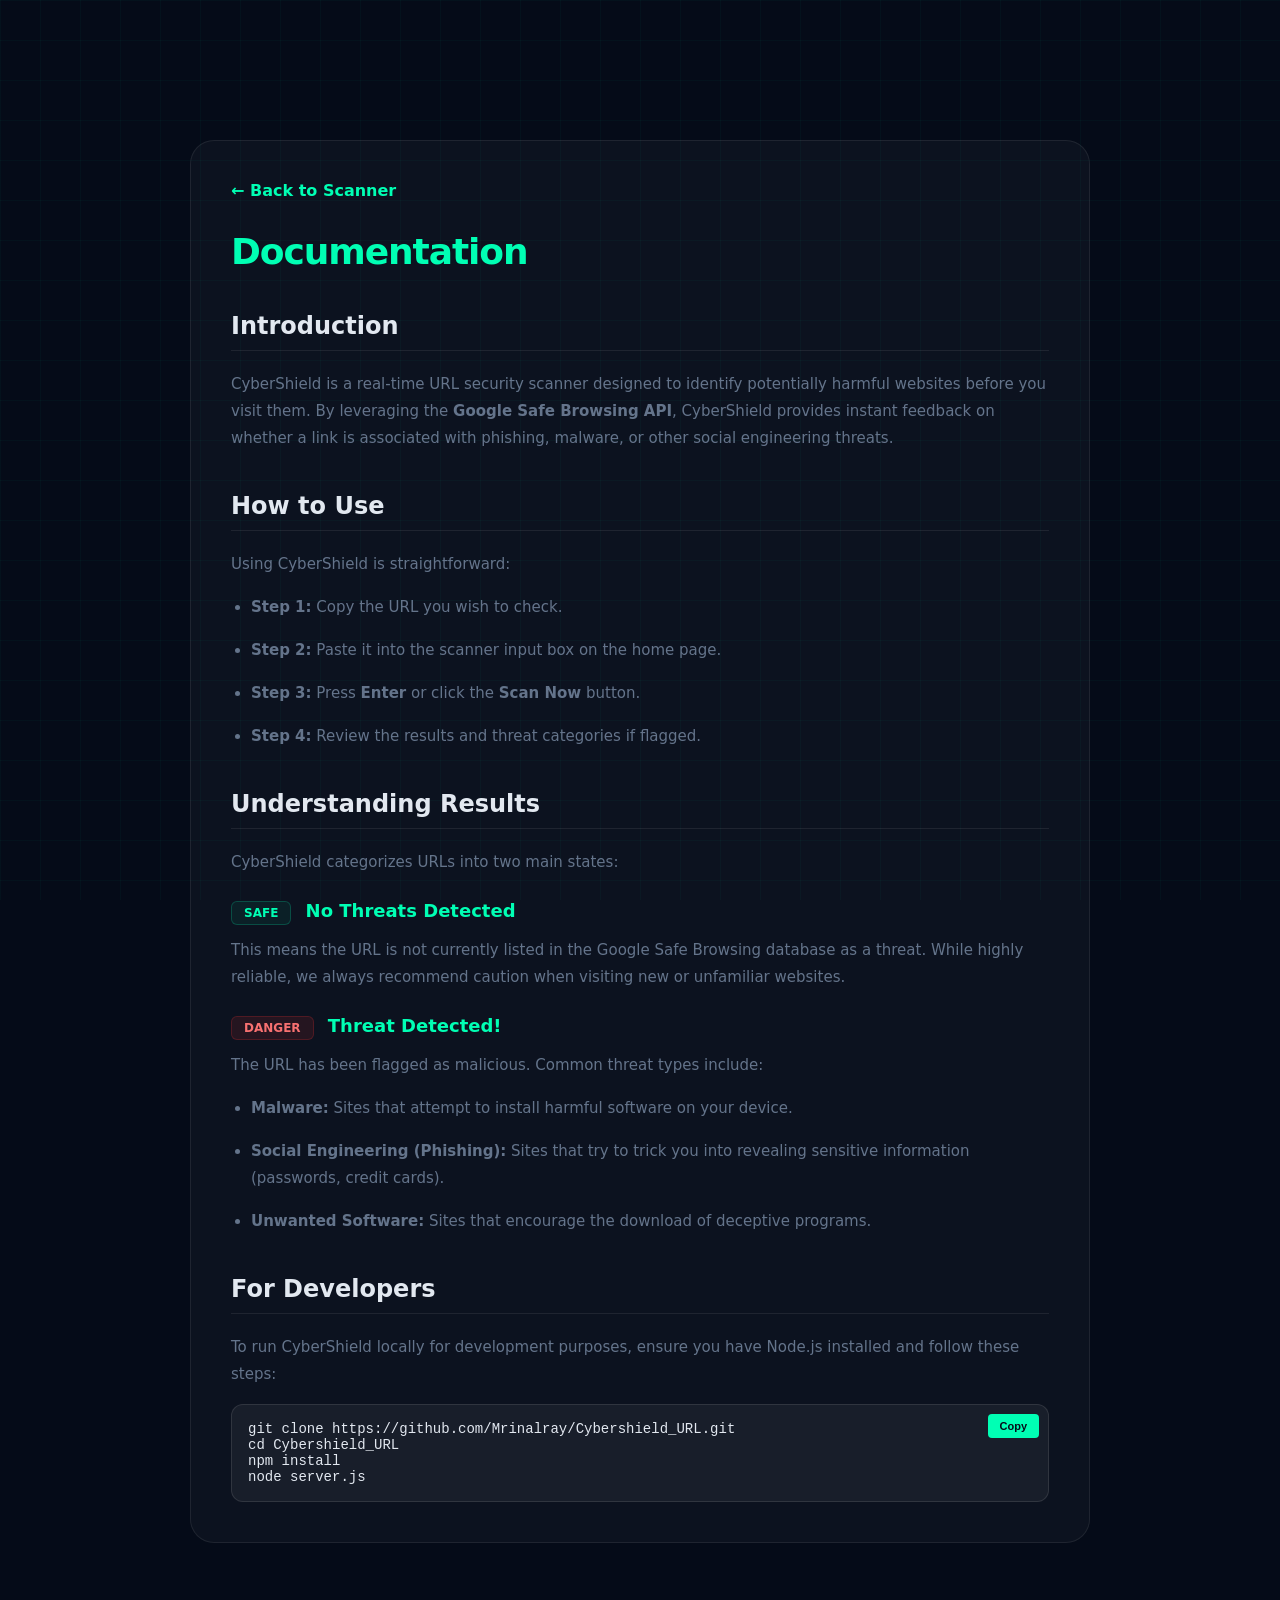
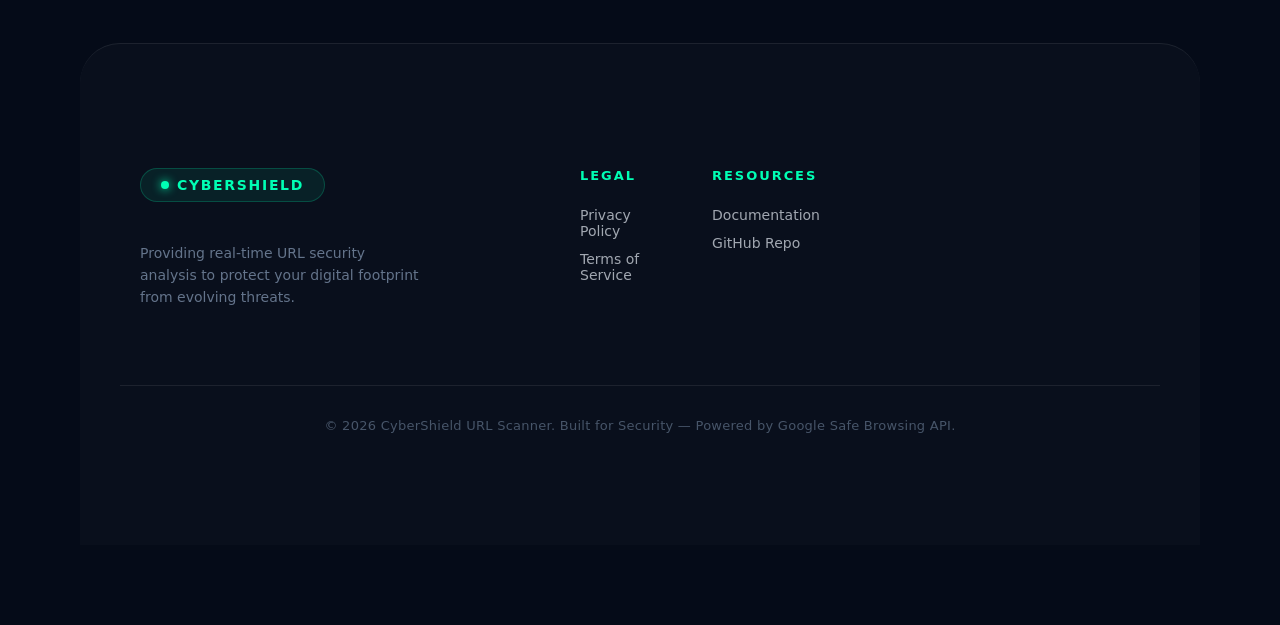
<file: docs.html>
<!DOCTYPE html>
<html lang="en">
<head>
  <meta charset="UTF-8">
  <meta name="viewport" content="width=device-width, initial-scale=1.0">
  <title>Documentation — CyberShield</title>
  <link rel="stylesheet" href="style.css">
  <style>
    .docs-container {
      max-width: 900px;
      margin: 80px auto;
      padding: 40px;
      background: var(--card-bg);
      border: 1px solid var(--card-border);
      border-radius: 24px;
    }
    h1 { color: var(--accent-1); margin-bottom: 32px; font-size: 36px; }
    h2 { color: var(--text-color); margin-top: 40px; margin-bottom: 20px; border-bottom: 1px solid var(--card-border); padding-bottom: 10px; }
    h3 { color: var(--accent-1); margin-top: 24px; margin-bottom: 12px; font-size: 18px; }
    p, li { color: var(--subtitle-color); line-height: 1.8; margin-bottom: 16px; font-size: 15px; }
    ul { padding-left: 20px; }
    .back-link { 
      display: inline-block; 
      margin-bottom: 32px; 
      color: var(--accent-1); 
      text-decoration: none;
      font-weight: 600;
      transition: transform 0.2s;
    }
    .back-link:hover { transform: translateX(-4px); }
    .code-block {
      background: var(--input-bg);
      padding: 16px;
      border-radius: 12px;
      font-family: 'Courier New', monospace;
      font-size: 14px;
      color: var(--text-color);
      border: 1px solid var(--input-border);
      margin: 20px 0;
    }
    .status-badge {
      display: inline-block;
      padding: 4px 12px;
      border-radius: 6px;
      font-weight: 700;
      font-size: 12px;
      margin-right: 8px;
    }
    .safe-badge { background: var(--safe-bg); color: var(--safe-color); border: 1px solid var(--safe-border); }
    .danger-badge { background: rgba(255,50,50,0.1); color: #f87171; border: 1px solid rgba(255,50,50,0.2); }

    @media (max-width: 768px) {
      .docs-container {
        margin: 40px 16px;
        padding: 24px;
        border-radius: 16px;
      }
      h1 { font-size: 28px; }
      h2 { font-size: 22px; }
      .code-block { overflow-x: auto; }
    }
  </style>
</head>
<body>
  <div class="wrapper">
    <div class="docs-container">
      <a href="index.html" class="back-link">← Back to Scanner</a>
      <h1>Documentation</h1>
      
      <section id="intro">
        <h2>Introduction</h2>
        <p>CyberShield is a real-time URL security scanner designed to identify potentially harmful websites before you visit them. By leveraging the <strong>Google Safe Browsing API</strong>, CyberShield provides instant feedback on whether a link is associated with phishing, malware, or other social engineering threats.</p>
      </section>

      <section id="usage">
        <h2>How to Use</h2>
        <p>Using CyberShield is straightforward:</p>
        <ul>
          <li><strong>Step 1:</strong> Copy the URL you wish to check.</li>
          <li><strong>Step 2:</strong> Paste it into the scanner input box on the home page.</li>
          <li><strong>Step 3:</strong> Press <strong>Enter</strong> or click the <strong>Scan Now</strong> button.</li>
          <li><strong>Step 4:</strong> Review the results and threat categories if flagged.</li>
        </ul>
      </section>

      <section id="results">
        <h2>Understanding Results</h2>
        <p>CyberShield categorizes URLs into two main states:</p>
        
        <h3><span class="status-badge safe-badge">SAFE</span> No Threats Detected</h3>
        <p>This means the URL is not currently listed in the Google Safe Browsing database as a threat. While highly reliable, we always recommend caution when visiting new or unfamiliar websites.</p>
        
        <h3><span class="status-badge danger-badge">DANGER</span> Threat Detected!</h3>
        <p>The URL has been flagged as malicious. Common threat types include:</p>
        <ul>
          <li><strong>Malware:</strong> Sites that attempt to install harmful software on your device.</li>
          <li><strong>Social Engineering (Phishing):</strong> Sites that try to trick you into revealing sensitive information (passwords, credit cards).</li>
          <li><strong>Unwanted Software:</strong> Sites that encourage the download of deceptive programs.</li>
        </ul>
      </section>

      <section id="developer">
        <h2>For Developers</h2>
        <p>To run CyberShield locally for development purposes, ensure you have Node.js installed and follow these steps:</p>
        <div style="position: relative;">
          <button onclick="copyCommands()" style="position: absolute; right: 10px; top: 10px; padding: 6px 12px; font-size: 11px; background: var(--accent-1); color: var(--bg-color); border: none; border-radius: 4px; cursor: pointer; font-weight: 600;">Copy</button>
          <pre id="cmdBlock" class="code-block" style="margin: 0; white-space: pre-wrap;">git clone https://github.com/Mrinalray/Cybershield_URL.git
cd Cybershield_URL
npm install
node server.js</pre>
        </div>
        <script>
          function copyCommands() {
            const text = document.getElementById('cmdBlock').innerText;
            navigator.clipboard.writeText(text);
            const btn = document.querySelector('button[onclick="copyCommands()"]');
            btn.innerText = 'Copied!';
            setTimeout(() => { btn.innerText = 'Copy'; }, 2000);
          }
        </script>
      </section>
    </div>

    <!-- Main Footer -->
    <footer class="main-footer">
      <div class="wrapper">
        <div class="footer-content">
          <div class="footer-brand">
            <div class="logo-badge">
              <div class="dot"></div>
              CyberShield
            </div>
            <p>Providing real-time URL security analysis to protect your digital footprint from evolving threats.</p>
          </div>
          
          <div class="footer-links">
            <div class="footer-col">
              <h4>Legal</h4>
              <a href="privacy.html">Privacy Policy</a>
              <a href="terms.html">Terms of Service</a>
            </div>
            <div class="footer-col">
              <h4>Resources</h4>
              <a href="docs.html">Documentation</a>
              <a href="https://github.com/Mrinalray/Cybershield_URL" target="_blank" rel="noopener noreferrer">GitHub Repo</a>
            </div>
          </div>
        </div>
        <div class="footer-bottom">
          &copy; 2026 CyberShield URL Scanner. Built for Security &mdash; Powered by Google Safe Browsing API.
        </div>
      </div>
    </footer>
  </div>

  <script>
    (function initTheme() {
      const theme = localStorage.getItem('theme') || 'dark';
      if (theme === 'light') document.body.classList.add('light-mode');
    })();
  </script>
</body>
</html>
</file>
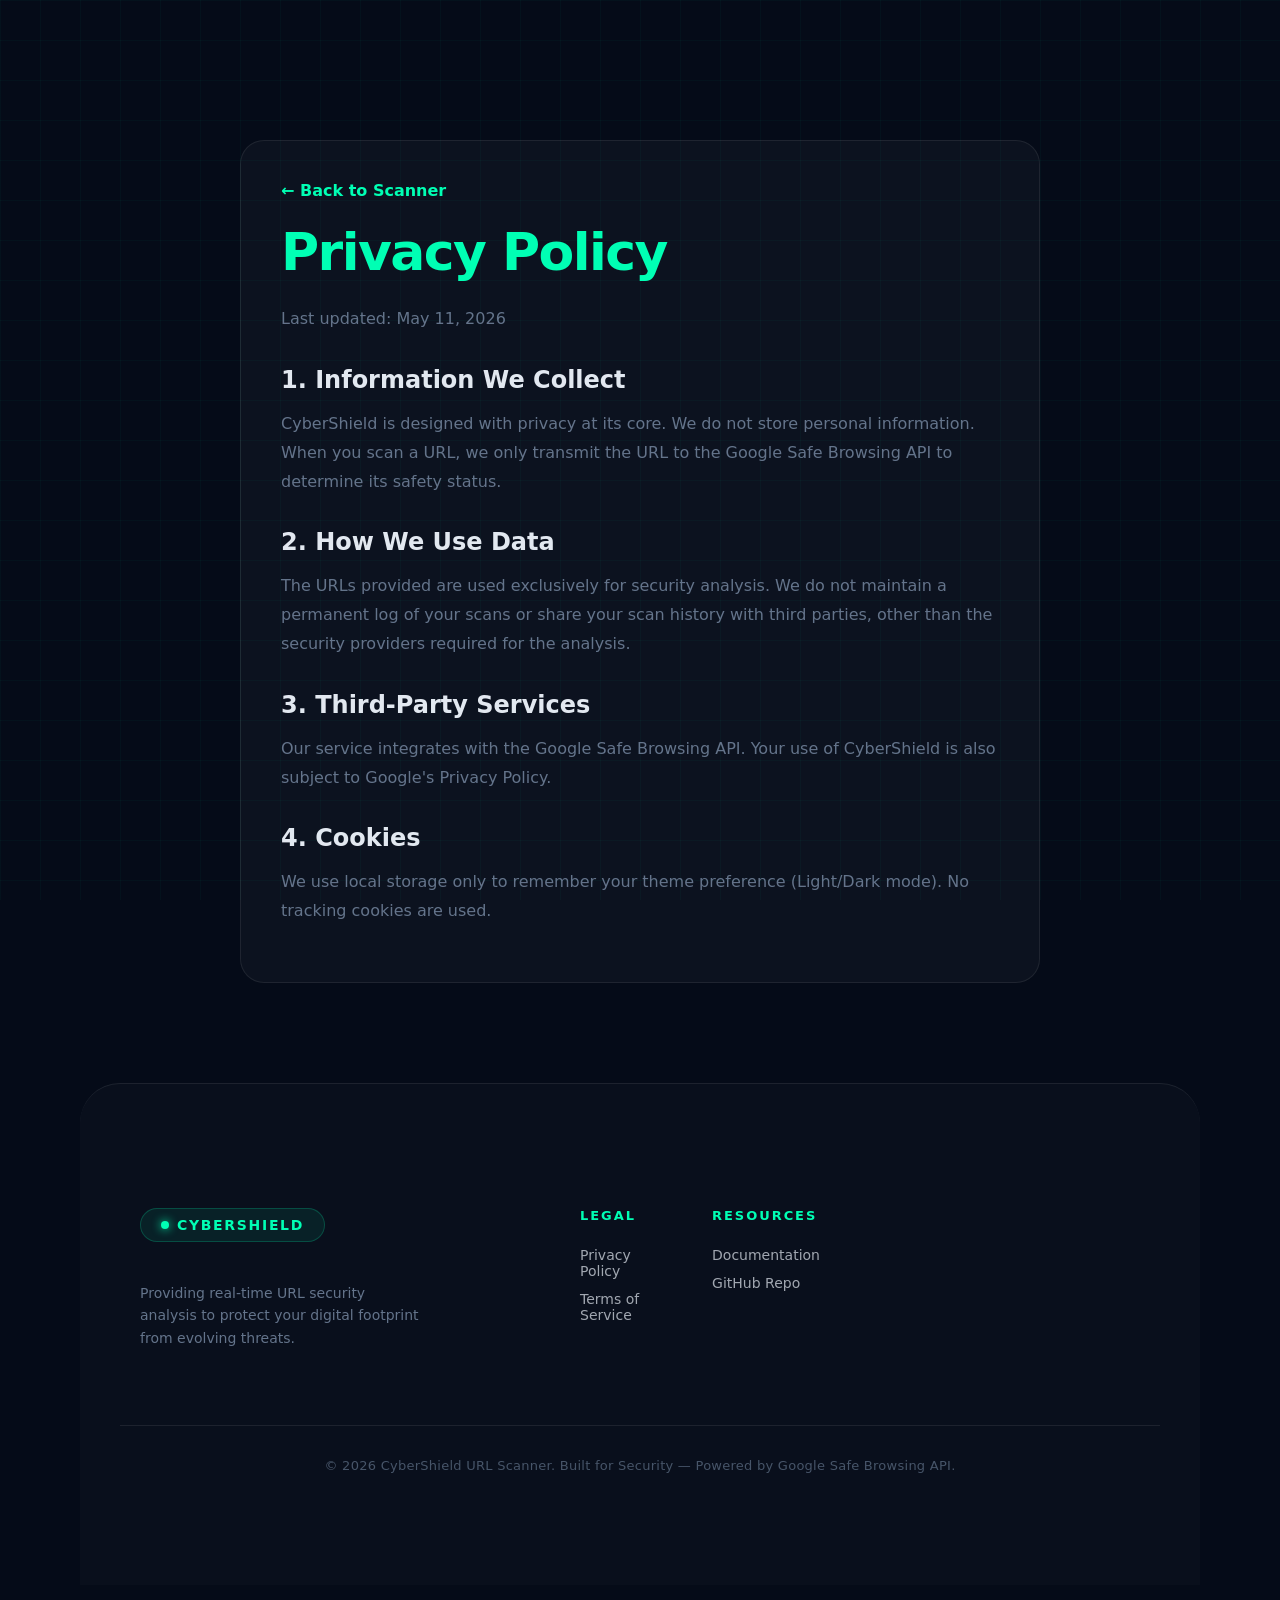
<file: privacy.html>
<!DOCTYPE html>
<html lang="en">
<head>
  <meta charset="UTF-8">
  <meta name="viewport" content="width=device-width, initial-scale=1.0">
  <title>Privacy Policy — CyberShield</title>
  <link rel="stylesheet" href="style.css">
  <style>
    .legal-container {
      max-width: 800px;
      margin: 80px auto;
      padding: 40px;
      background: var(--card-bg);
      border: 1px solid var(--card-border);
      border-radius: 24px;
    }
    h1 { color: var(--accent-1); margin-bottom: 24px; }
    h2 { color: var(--text-color); margin-top: 32px; margin-bottom: 16px; }
    p { color: var(--subtitle-color); line-height: 1.8; margin-bottom: 16px; }
    .back-link { 
      display: inline-block; 
      margin-bottom: 24px; 
      color: var(--accent-1); 
      text-decoration: none;
      font-weight: 600;
      transition: transform 0.2s;
    }
    .back-link:hover { transform: translateX(-4px); }

    @media (max-width: 768px) {
      .legal-container {
        margin: 40px 16px;
        padding: 24px;
        border-radius: 16px;
      }
      h1 { font-size: 28px; }
      h2 { font-size: 20px; }
    }
  </style>
</head>
<body>
  <div class="wrapper">
    <div class="legal-container">
      <a href="index.html" class="back-link">← Back to Scanner</a>
      <h1>Privacy Policy</h1>
      <p>Last updated: May 11, 2026</p>
      
      <h2>1. Information We Collect</h2>
      <p>CyberShield is designed with privacy at its core. We do not store personal information. When you scan a URL, we only transmit the URL to the Google Safe Browsing API to determine its safety status.</p>
      
      <h2>2. How We Use Data</h2>
      <p>The URLs provided are used exclusively for security analysis. We do not maintain a permanent log of your scans or share your scan history with third parties, other than the security providers required for the analysis.</p>
      
      <h2>3. Third-Party Services</h2>
      <p>Our service integrates with the Google Safe Browsing API. Your use of CyberShield is also subject to Google's Privacy Policy.</p>
      
      <h2>4. Cookies</h2>
      <p>We use local storage only to remember your theme preference (Light/Dark mode). No tracking cookies are used.</p>
    </div>

    <!-- Main Footer -->
    <footer class="main-footer">
      <div class="wrapper">
        <div class="footer-content">
          <div class="footer-brand">
            <div class="logo-badge">
              <div class="dot"></div>
              CyberShield
            </div>
            <p>Providing real-time URL security analysis to protect your digital footprint from evolving threats.</p>
          </div>
          
          <div class="footer-links">
            <div class="footer-col">
              <h4>Legal</h4>
              <a href="privacy.html">Privacy Policy</a>
              <a href="terms.html">Terms of Service</a>
            </div>
            <div class="footer-col">
              <h4>Resources</h4>
              <a href="docs.html">Documentation</a>
              <a href="https://github.com/Mrinalray/Cybershield_URL" target="_blank" rel="noopener noreferrer">GitHub Repo</a>
            </div>
          </div>
        </div>
        <div class="footer-bottom">
          &copy; 2026 CyberShield URL Scanner. Built for Security &mdash; Powered by Google Safe Browsing API.
        </div>
      </div>
    </footer>
  </div>

  <script>
    // Maintain theme across pages
    (function initTheme() {
      const theme = localStorage.getItem('theme') || 'dark';
      if (theme === 'light') document.body.classList.add('light-mode');
    })();
  </script>
</body>
</html>
</file>
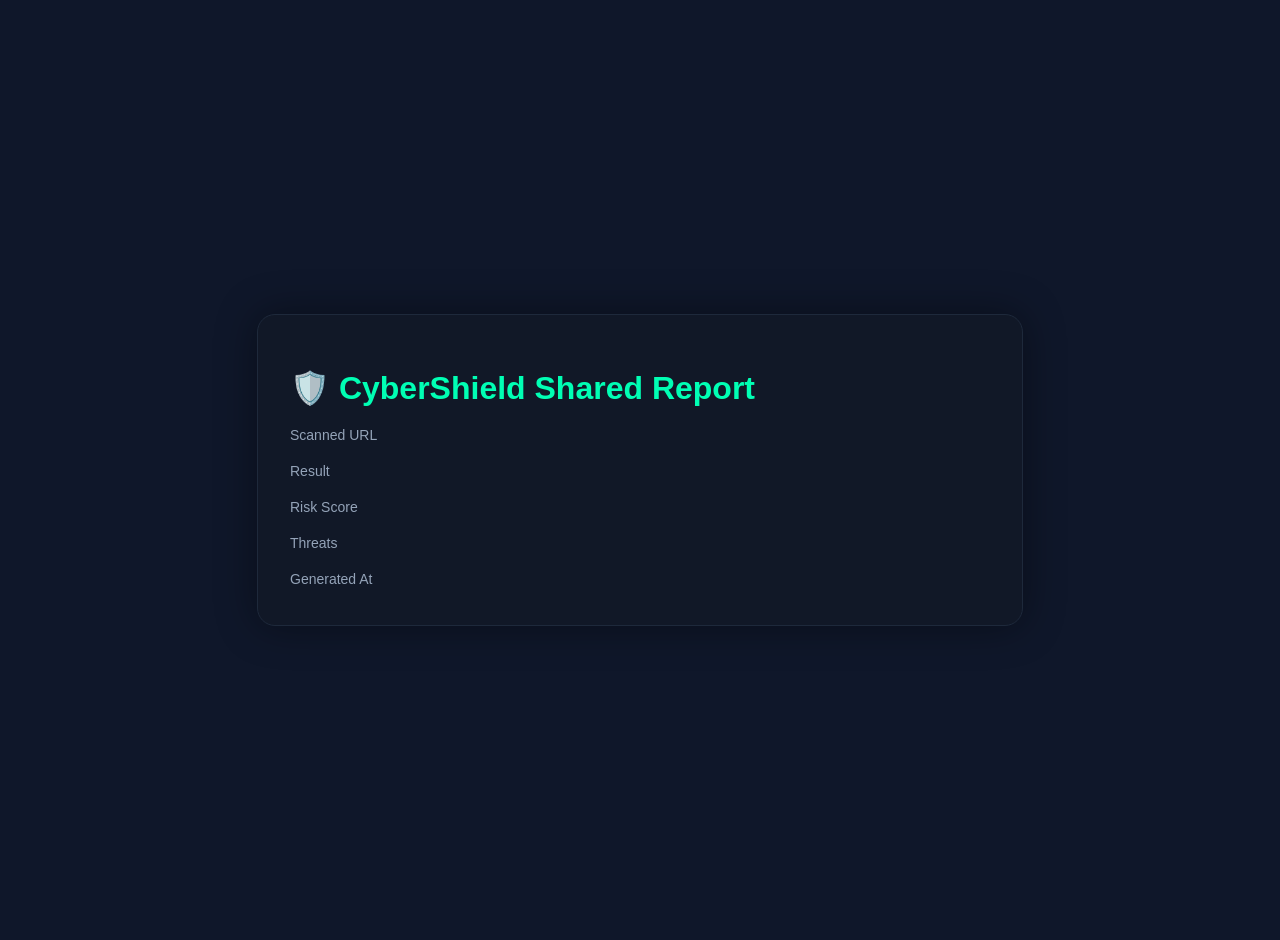
<file: share.html>
<!DOCTYPE html>
<html lang="en">

<head>
  <meta charset="UTF-8" />
  <meta name="viewport" content="width=device-width, initial-scale=1.0"/>

  <title>CyberShield Shared Report</title>

  <style>

    body {
      margin: 0;
      font-family: Arial, sans-serif;
      background: #0f172a;
      color: #f8fafc;
      display: flex;
      justify-content: center;
      align-items: center;
      min-height: 100vh;
      padding: 20px;
    }

    .card {
      width: 100%;
      max-width: 700px;
      background: #111827;
      border: 1px solid #1e293b;
      border-radius: 18px;
      padding: 32px;
      box-shadow: 0 0 40px rgba(0,0,0,0.4);
    }

    h1 {
      color: #00ffb4;
      margin-bottom: 10px;
    }

    .label {
      color: #94a3b8;
      margin-top: 20px;
      font-size: 14px;
    }

    .value {
      font-size: 18px;
      margin-top: 6px;
      word-break: break-word;
    }

    .safe {
      color: #00ffb4;
      font-weight: bold;
    }

    .danger {
      color: #f87171;
      font-weight: bold;
    }

    .tag {
      display: inline-block;
      padding: 6px 12px;
      border-radius: 20px;
      background: #7f1d1d;
      color: #fecaca;
      margin: 6px 6px 0 0;
      font-size: 14px;
    }

  </style>

</head>

<body>

  <div class="card">

    <h1>🛡️ CyberShield Shared Report</h1>

    <div class="label">Scanned URL</div>
    <div class="value" id="url"></div>

    <div class="label">Result</div>
    <div class="value" id="result"></div>

    <div class="label">Risk Score</div>
    <div class="value" id="risk"></div>

    <div class="label">Threats</div>
    <div class="value" id="threats"></div>

    <div class="label">Generated At</div>
    <div class="value" id="created"></div>

  </div>

  <script>

    async function loadReport() {

      const params =
        new URLSearchParams(window.location.search);

      const id = params.get('id');

      if (!id) {
        alert("Invalid share link");
        return;
      }

      const response =
        await fetch(`http://localhost:3002/share/${id}`);

      const data = await response.json();

      document.getElementById('url').textContent =
        data.url;

      const resultEl =
        document.getElementById('result');

      resultEl.textContent =
        data.resultType;

      resultEl.className =
        data.resultType.includes('Safe')
          ? 'value safe'
          : 'value danger';

      document.getElementById('risk').textContent =
        data.riskScore + "/100";

      const threatsEl =
        document.getElementById('threats');

      if (data.threats.length === 0) {

        threatsEl.innerHTML =
          '<span class="safe">No threats detected</span>';

      } else {

        threatsEl.innerHTML =
          data.threats
            .map(t => `<span class="tag">${t}</span>`)
            .join('');

      }

      document.getElementById('created').textContent =
        new Date(data.createdAt).toLocaleString();

    }

    loadReport();

  </script>

</body>
</html>
</file>
<file: style.css>
:root {
  --bg-color: #050b18;
  --text-color: #e2e8f0;
  --accent-1: #00ffb4;
  --accent-1-rgb: 0, 255, 180;
  --accent-2: #00bfff;
  --card-bg: rgba(255, 255, 255, 0.03);
  --card-border: rgba(255, 255, 255, 0.08);
  --subtitle-color: #64748b;
  --label-color: #475569;
  --input-bg: rgba(255, 255, 255, 0.05);
  --input-border: rgba(255, 255, 255, 0.1);
  --header-badge-bg: rgba(0, 255, 180, 0.08);
  --header-badge-border: rgba(0, 255, 180, 0.2);
  --safe-color: #00ffb4;
  --safe-bg: rgba(0, 255, 180, 0.06);
  --safe-border: rgba(0, 255, 180, 0.2);
  --footer-bg: rgba(255, 255, 255, 0.02);
}

.light-mode {
  --bg-color: #f8fafc;
  --text-color: #000000;
  --accent-1: #f97316;
  --accent-1-rgb: 249, 115, 22;
  --accent-2: #ef4444;
  --card-bg: #ffffff;
  --card-border: rgba(249, 115, 22, 0.15);
  --subtitle-color: #000000;
  --label-color: #111111;
  --input-bg: #ffffff;
  --input-border: rgba(249, 115, 22, 0.25);
  --header-badge-bg: rgba(249, 115, 22, 0.08);
  --header-badge-border: rgba(249, 115, 22, 0.25);
  --safe-color: #f97316;
  --safe-bg: rgba(249, 115, 22, 0.06);
  --safe-border: rgba(249, 115, 22, 0.2);
  --footer-bg: #f1f5f9;
}

* { margin: 0; padding: 0; box-sizing: border-box; }

/* Screen reader only content */
.sr-only {
  position: absolute;
  width: 1px;
  height: 1px;
  padding: 0;
  margin: -1px;
  overflow: hidden;
  clip: rect(0, 0, 0, 0);
  white-space: nowrap;
  border-width: 0;
}

body {
  background: var(--bg-color);
  color: var(--text-color);
  font-family: 'Segoe UI', system-ui, sans-serif;
  min-height: 100vh;
  overflow-x: hidden;
  transition: background 0.3s, color 0.3s;
}

body::before {
  content: '';
  position: fixed;
  inset: 0;
  background-image:
    linear-gradient(rgba(0,255,180,0.03) 1px, transparent 1px),
    linear-gradient(90deg, rgba(0,255,180,0.03) 1px, transparent 1px);
  background-size: 40px 40px;
  pointer-events: none;
  z-index: 0;
  opacity: 1;
}

.light-mode body::before {
  background-image:
    linear-gradient(rgba(249, 115, 22, 0.05) 1px, transparent 1px),
    linear-gradient(90deg, rgba(249, 115, 22, 0.05) 1px, transparent 1px);
}

.hidden { display: none !important; }

/* ════════════════════════════
   LOADER
════════════════════════════ */
#loader {
  position: fixed;
  inset: 0;
  background: var(--bg-color);
  display: flex;
  align-items: center;
  justify-content: center;
  z-index: 9999;
  flex-direction: column;
}

.loader-inner {
  display: flex;
  flex-direction: column;
  align-items: center;
  gap: 16px;
  animation: fadeInUp 0.5s ease;
}

@keyframes fadeInUp {
  from { opacity: 0; transform: translateY(20px); }
  to   { opacity: 1; transform: translateY(0); }
}

.loader-ring {
  position: absolute;
  width: 90px;
  height: 90px;
  border-radius: 50%;
  border: 2px solid transparent;
  border-top-color: var(--accent-1);
  border-right-color: rgba(var(--accent-1-rgb, 0, 255, 180), 0.3);
  animation: spin 1s linear infinite;
}

.loader-logo {
  width: 90px;
  height: 90px;
  border-radius: 50%;
  background: var(--header-badge-bg);
  border: 1px solid var(--header-badge-border);
  display: flex;
  align-items: center;
  justify-content: center;
  animation: logoPulse 2s ease-in-out infinite;
}

@keyframes logoPulse {
  0%, 100% { box-shadow: 0 0 0 0 rgba(0,255,180,0.15); }
  50%       { box-shadow: 0 0 0 12px rgba(0,255,180,0); }
}

.loader-brand {
  font-size: 22px;
  font-weight: 700;
  letter-spacing: 0.1em;
  background: linear-gradient(135deg, var(--accent-1), var(--accent-2));
  -webkit-background-clip: text;
  -webkit-text-fill-color: transparent;
  background-clip: text;
  margin-top: 8px;
}

.loader-tagline {
  font-size: 13px;
  color: #475569;
  letter-spacing: 0.06em;
}

.loader-bar-wrap {
  width: 180px;
  height: 3px;
  background: rgba(255,255,255,0.06);
  border-radius: 100px;
  overflow: hidden;
  margin-top: 8px;
}

.loader-bar {
  height: 100%;
  width: 0%;
  background: linear-gradient(90deg, var(--accent-1), var(--accent-2));
  border-radius: 100px;
  animation: loadBar 3s ease forwards;
}

@keyframes loadBar {
  0%   { width: 0%; }
  40%  { width: 60%; }
  80%  { width: 85%; }
  100% { width: 100%; }
}

#loader.fade-out {
  animation: loaderFade 0.5s ease forwards;
  pointer-events: none;
}

@keyframes loaderFade {
  to { opacity: 0; pointer-events: none; }
}

/* ════════════════════════════
   MAIN PAGE
════════════════════════════ */
#mainPage {
  animation: pageIn 0.6s ease;
}

@keyframes pageIn {
  from { opacity: 0; transform: translateY(16px); }
  to   { opacity: 1; transform: translateY(0); }
}

.wrapper {
  position: relative;
  z-index: 1;
  max-width: 1200px;
  margin: 0 auto;
  padding: 60px 40px 80px;
}

/* ── Theme Toggle ── */
#themeToggle {
  position: fixed;
  top: 24px;
  right: 24px;
  width: 48px;
  height: 48px;
  border-radius: 12px;
  background: var(--card-bg);
  border: 1px solid var(--card-border);
  cursor: pointer;
  display: flex;
  align-items: center;
  justify-content: center;
  font-size: 22px;
  transition: all 0.3s cubic-bezier(0.4, 0, 0.2, 1);
  box-shadow: 0 4px 12px rgba(0, 0, 0, 0.15);
  z-index: 1000;
}

#themeToggle:hover {
  transform: scale(1.1);
  border-color: var(--accent-1);
  box-shadow: 0 0 16px rgba(var(--accent-1-rgb), 0.25);
}

/* ── Header ── */
.header {
  text-align: center;
  margin-bottom: 52px;
}

.logo-badge {
  display: inline-flex;
  align-items: center;
  gap: 8px;
  background: var(--header-badge-bg);
  border: 1px solid var(--header-badge-border);
  border-radius: 100px;
  padding: 6px 16px;
  font-size: 12px;
  font-weight: 600;
  letter-spacing: 0.12em;
  text-transform: uppercase;
  color: var(--accent-1);
  margin-bottom: 24px;
}

.logo-badge .dot {
  width: 8px;
  height: 8px;
  border-radius: 50%;
  background: var(--accent-1);
  box-shadow: 0 0 10px var(--accent-1);
}

@keyframes pulse {
  0%, 100% { opacity: 1; transform: scale(1); }
  50%       { opacity: 0.4; transform: scale(0.8); }
}

h1 {
  font-size: clamp(32px, 5vw, 52px);
  font-weight: 700;
  letter-spacing: -0.03em;
  line-height: 1.1;
  margin-bottom: 16px;
}

h1 span {
  background: linear-gradient(135deg, var(--accent-1) 0%, var(--accent-2) 100%);
  -webkit-background-clip: text;
  -webkit-text-fill-color: transparent;
  background-clip: text;
}

.subtitle {
  font-size: 16px;
  color: var(--subtitle-color);
  max-width: 600px;
  margin: 0 auto;
  line-height: 1.6;
}

/* ── Scanner Card ── */
.scanner-card {
  background: var(--card-bg);
  border: 1px solid var(--card-border);
  border-radius: 24px;
  padding: 48px;
  margin-bottom: 32px;
  box-shadow: 0 4px 32px rgba(0, 0, 0, 0.1);
  max-width: 900px;
  margin-left: auto;
  margin-right: auto;
  transition: transform 0.3s cubic-bezier(0.4, 0, 0.2, 1), box-shadow 0.3s cubic-bezier(0.4, 0, 0.2, 1), border-color 0.3s ease;
}

.scanner-card:hover {
  transform: translateY(-2px);
  border-color: var(--accent-1);
  box-shadow: 0 12px 40px rgba(0, 0, 0, 0.15);
}

.input-row {
  display: flex;
  gap: 12px;
  align-items: stretch;
}

.input-wrap {
  flex: 1;
  position: relative;
}

.input-icon {
  position: absolute;
  left: 16px;
  top: 50%;
  transform: translateY(-50%);
  width: 18px;
  height: 18px;
  opacity: 0.4;
  color: var(--text-color);
}

input[type="text"] {
  width: 100%;
  background: var(--input-bg);
  border: 1px solid var(--input-border);
  border-radius: 12px;
  padding: 16px 48px 16px 46px;
  font-size: 15px;
  color: var(--text-color);
  outline: none;
  transition: all 0.2s;
  font-family: 'Courier New', monospace;
}

input[type="text"]::placeholder { color: #475569; }

input[type="text"]:focus {
  border-color: var(--accent-1);
  background: var(--input-bg);
  box-shadow: 0 0 15px rgba(var(--accent-1-rgb), 0.1);
}

.clear-btn {
  position: absolute;
  right: 12px;
  top: 50%;
  transform: translateY(-50%);
  background: rgba(255, 255, 255, 0.05);
  border: 1px solid rgba(255, 255, 255, 0.1);
  border-radius: 6px;
  width: 28px;
  height: 28px;
  display: none;
  align-items: center;
  justify-content: center;
  color: #64748b;
  cursor: pointer;
  transition: all 0.2s;
  z-index: 2;
}

.clear-btn:hover {
  background: rgba(255, 50, 50, 0.1);
  color: #f87171;
  border-color: rgba(255, 50, 50, 0.2);
}

input[type="text"].input-error {
  border-color: rgba(255, 70, 70, 0.7);
  background: rgba(255, 50, 50, 0.06);
  animation: shake 0.3s ease;
}

@keyframes shake {
  0%   { transform: translateX(0); }
  25%  { transform: translateX(-6px); }
  50%  { transform: translateX(6px); }
  75%  { transform: translateX(-4px); }
  100% { transform: translateX(0); }
}

#urlError {
  color: #f87171;
  font-size: 12px;
  margin-top: 8px;
  padding-left: 4px;
  letter-spacing: 0.02em;
}

.scan-btn {
  background: linear-gradient(135deg, var(--accent-1), var(--accent-2));
  border: none;
  border-radius: 12px;
  padding: 16px 28px;
  font-size: 15px;
  font-weight: 600;
  color: white;
  cursor: pointer;
  white-space: nowrap;
  display: flex;
  align-items: center;
  gap: 8px;
  transition: transform 0.15s, opacity 0.15s;
  text-decoration: none;
}

.scan-btn:hover  { transform: translateY(-1px); opacity: 0.92; }
.scan-btn:active { transform: translateY(0); }
.scan-btn:disabled { opacity: 0.5; cursor: not-allowed; transform: none; }

.dashboard-cta {
  display: flex;
  justify-content: center;
  margin-bottom: 32px;
}

.dashboard-grid {
  display: grid;
  grid-template-columns: repeat(2, minmax(0, 1fr));
  gap: 24px;
  margin-bottom: 32px;
}

.dashboard-card {
  background: var(--card-bg);
  border: 1px solid var(--card-border);
  border-radius: 24px;
  padding: 32px;
  box-shadow: 0 18px 40px rgba(0, 0, 0, 0.08);
}

.dashboard-card h2 {
  margin-bottom: 16px;
}

.dashboard-card ul {
  padding-left: 20px;
  color: var(--subtitle-color);
  line-height: 1.8;
}

.chart-card {
  background: var(--input-bg);
  border: 1px solid var(--input-border);
  border-radius: 24px;
  padding: 28px;
  min-height: 220px;
  display: flex;
  flex-direction: column;
  justify-content: center;
  gap: 18px;
}

.chart-placeholder {
  width: 100%;
  min-height: 140px;
  border: 1px dashed var(--accent-1);
  border-radius: 20px;
  display: flex;
  align-items: center;
  justify-content: center;
  color: var(--subtitle-color);
  font-size: 14px;
}

.dashboard-note {
  grid-column: span 2;
}

/* ── Example chips ── */
.examples {
  margin-top: 16px;
  display: flex;
  gap: 8px;
  flex-wrap: wrap;
  align-items: center;
}

.examples-label { font-size: 12px; color: #475569; }

.example-chip {
  background: var(--input-bg);
  border: 1px solid var(--input-border);
  border-radius: 8px;
  padding: 4px 12px;
  font-size: 12px;
  color: var(--subtitle-color);
  cursor: pointer;
  transition: all 0.15s;
  font-family: 'Courier New', monospace;
  background: none;
  font-weight: inherit;
}

.example-chip:hover {
  background: var(--header-badge-bg);
  border-color: var(--accent-1);
  color: var(--accent-1);
  transform: translateY(-1px);
}

.example-chip:focus {
  outline: 2px solid rgba(0,255,180,0.6);
  outline-offset: 2px;
  background: rgba(0,255,180,0.08);
  color: #00ffb4;
}

/* ── Result ── */
#result { margin-top: 24px; }

.result-card {
  border-radius: 16px;
  padding: 24px;
  display: flex;
  align-items: flex-start;
  gap: 16px;
  animation: slideUp 0.3s ease;
}

@keyframes slideUp {
  from { opacity: 0; transform: translateY(12px); }
  to   { opacity: 1; transform: translateY(0); }
}

.result-card.safe    { background: var(--safe-bg);  border: 1px solid var(--safe-border); }
.result-card.danger  { background: rgba(255,50,50,0.06);  border: 1px solid rgba(255,50,50,0.25); }
.result-card.loading { background: rgba(0,191,255,0.05);  border: 1px solid rgba(0,191,255,0.15); }
.result-card.error   { background: rgba(255,170,0,0.05);  border: 1px solid rgba(255,170,0,0.2); }

.result-icon {
  width: 48px;
  height: 48px;
  border-radius: 12px;
  display: flex;
  align-items: center;
  justify-content: center;
  font-size: 22px;
  flex-shrink: 0;
}

.result-card.safe    .result-icon { background: var(--safe-border); opacity: 0.8; }
.result-card.danger  .result-icon { background: rgba(255,50,50,0.12); }
.result-card.loading .result-icon { background: rgba(0,191,255,0.12); }
.result-card.error   .result-icon { background: rgba(255,170,0,0.12); }

.result-body { flex: 1; }

.result-title {
  font-size: 18px;
  font-weight: 600;
  margin-bottom: 4px;
}

.result-card.safe    .result-title { color: var(--safe-color); }
.result-card.danger  .result-title { color: #f87171; }
.result-card.loading .result-title { color: #60bfff; }
.result-card.error   .result-title { color: #fbbf24; }

.result-desc {
  font-size: 14px;
  color: #64748b;
  line-height: 1.5;
}

.result-url {
  margin-top: 10px;
  font-family: 'Courier New', monospace;
  font-size: 12px;
  color: #475569;
  background: rgba(255,255,255,0.04);
  border-radius: 8px;
  padding: 8px 12px;
  word-break: break-all;
}

.threat-tags {
  display: flex;
  flex-wrap: wrap;
  gap: 6px;
  margin-top: 12px;
}

.threat-tag {
  background: rgba(255,50,50,0.12);
  border: 1px solid rgba(255,50,50,0.2);
  border-radius: 6px;
  padding: 3px 10px;
  font-size: 12px;
  font-weight: 500;
  color: #f87171;
  text-transform: uppercase;
  letter-spacing: 0.05em;
}

/* ── Risk Analysis ── */
.risk-analysis {
  margin-top: 24px;
  background: var(--input-bg);
  border: 1px solid var(--input-border);
  border-radius: 12px;
  padding: 20px;
}

.risk-header {
  display: flex;
  gap: 32px;
  margin-bottom: 16px;
}

.risk-stat {
  display: flex;
  flex-direction: column;
}

.risk-stat-value {
  font-size: 28px;
  font-weight: 700;
  line-height: 1;
}

.risk-stat-max {
  font-size: 14px;
  font-weight: 500;
  color: #64748b;
}

.risk-stat-label {
  font-size: 12px;
  color: #64748b;
  text-transform: uppercase;
  letter-spacing: 0.05em;
  margin-top: 6px;
  font-weight: 600;
}

.risk-meter-wrap {
  height: 12px;
  background: rgba(255, 255, 255, 0.08);
  border-radius: 6px;
  overflow: hidden;
  margin-bottom: 20px;
  box-shadow: inset 0 1px 3px rgba(0,0,0,0.2);
}

.light-mode .risk-meter-wrap {
  background: rgba(0, 0, 0, 0.08);
}

.risk-meter-bar {
  height: 100%;
  border-radius: 6px;
  transition: width 1.2s cubic-bezier(0.34, 1.56, 0.64, 1);
  background-image: linear-gradient(
    45deg,
    rgba(255, 255, 255, 0.15) 25%,
    transparent 25%,
    transparent 50%,
    rgba(255, 255, 255, 0.15) 50%,
    rgba(255, 255, 255, 0.15) 75%,
    transparent 75%,
    transparent
  );
  background-size: 1rem 1rem;
  animation: progress-stripes 1s linear infinite;
  box-shadow: 0 0 10px rgba(0,0,0,0.1);
}

@keyframes progress-stripes {
  from { background-position: 1rem 0; }
  to { background-position: 0 0; }
}

.risk-breakdown {
  display: flex;
  flex-direction: column;
  gap: 10px;
}

.breakdown-item {
  display: flex;
  align-items: center;
  gap: 10px;
  font-size: 13px;
  color: var(--text-color);
  background: var(--card-bg);
  padding: 8px 12px;
  border-radius: 8px;
  border: 1px solid var(--card-border);
}

.breakdown-item svg {
  flex-shrink: 0;
}

.breakdown-item.safe span { color: #94a3b8; }
.breakdown-item.warning span { color: #fbbf24; }
.breakdown-item.danger span { color: #f87171; }

.light-mode .breakdown-item.safe span { color: #475569; }
.light-mode .breakdown-item.warning span { color: #d97706; }
.light-mode .breakdown-item.danger span { color: #dc2626; }

/* ── Spinner ── */
.spinner {
  width: 22px;
  height: 22px;
  border: 2px solid rgba(0,191,255,0.2);
  border-top-color: #00bfff;
  border-radius: 50%;
  animation: spin 0.8s linear infinite;
}

/* ── Scan Loading Animation ── */
.scan-loading {
  display: flex;
  flex-direction: column;
  align-items: center;
  gap: 20px;
  padding: 16px 0;
}

.scan-shield-wrap {
  position: relative;
  width: 72px;
  height: 72px;
  display: flex;
  align-items: center;
  justify-content: center;
}

.scan-shield-ring {
  position: absolute;
  inset: 0;
  border-radius: 50%;
  border: 3px solid transparent;
  border-top-color: var(--accent-1);
  border-right-color: rgba(var(--accent-1-rgb), 0.3);
  animation: spin 1s linear infinite;
}

.scan-shield-ring-outer {
  position: absolute;
  inset: -8px;
  border-radius: 50%;
  border: 2px solid transparent;
  border-bottom-color: var(--accent-2);
  border-left-color: rgba(0, 191, 255, 0.2);
  animation: spin 1.5s linear infinite reverse;
}

.scan-shield-icon {
  width: 48px;
  height: 48px;
  background: rgba(var(--accent-1-rgb), 0.08);
  border: 1px solid rgba(var(--accent-1-rgb), 0.2);
  border-radius: 50%;
  display: flex;
  align-items: center;
  justify-content: center;
  animation: shieldPulse 2s ease-in-out infinite;
}

@keyframes shieldPulse {
  0%, 100% { box-shadow: 0 0 0 0 rgba(var(--accent-1-rgb), 0.2); }
  50%      { box-shadow: 0 0 0 10px rgba(var(--accent-1-rgb), 0); }
}

.scan-progress-wrap {
  width: 100%;
  max-width: 280px;
}

.scan-progress-bar {
  height: 6px;
  background: rgba(255, 255, 255, 0.08);
  border-radius: 3px;
  overflow: hidden;
}

.light-mode .scan-progress-bar {
  background: rgba(0, 0, 0, 0.08);
}

.scan-progress-fill {
  height: 100%;
  width: 0%;
  background: linear-gradient(90deg, var(--accent-1), var(--accent-2));
  border-radius: 3px;
  animation: scanProgress 2.5s ease-in-out infinite;
}

@keyframes scanProgress {
  0%   { width: 0%; }
  50%  { width: 70%; }
  80%  { width: 90%; }
  100% { width: 100%; }
}

.scan-status-text {
  font-size: 13px;
  color: #64748b;
  text-align: center;
  margin-top: 6px;
  letter-spacing: 0.02em;
}

.scan-status-step {
  font-size: 12px;
  color: var(--accent-1);
  font-weight: 600;
  animation: statusPulse 1.5s ease-in-out infinite;
}

@keyframes statusPulse {
  0%, 100% { opacity: 1; }
  50%      { opacity: 0.5; }
}

@keyframes spin { to { transform: rotate(360deg); } }

/* ── Stats ── */
.stats-row {
  display: grid;
  grid-template-columns: repeat(3, 1fr);
  gap: 12px;
  margin-top: 24px;
}

.stat-card {
  background: var(--card-bg);
  border: 1px solid var(--card-border);
  border-radius: 14px;
  padding: 20px 16px;
  text-align: center;
  box-shadow: 0 4px 12px rgba(0, 0, 0, 0.05);
}

.stat-num {
  font-size: 28px;
  font-weight: 700;
  background: linear-gradient(135deg, var(--accent-1), var(--accent-2));
  -webkit-background-clip: text;
  -webkit-text-fill-color: transparent;
  background-clip: text;
}

.stat-label {
  font-size: 11px;
  color: #475569;
  margin-top: 4px;
  text-transform: uppercase;
  letter-spacing: 0.08em;
}

/* ── Features ── */
.features {
  display: grid;
  grid-template-columns: repeat(auto-fit, minmax(200px, 1fr));
  gap: 16px;
  margin-top: 24px;
}

.feature-item {
  background: var(--card-bg);
  border: 1px solid var(--card-border);
  border-radius: 14px;
  padding: 20px;
  transition: transform 0.2s;
}

.feature-item:hover {
  transform: translateY(-5px);
  border-color: var(--accent-1);
  box-shadow: 0 10px 30px rgba(0, 0, 0, 0.1);
}

.feature-icon { font-size: 20px; margin-bottom: 10px; }

.feature-title {
  font-size: 14px;
  font-weight: 600;
  color: var(--text-color);
  margin-bottom: 4px;
}

.feature-desc { font-size: 12px; color: var(--subtitle-color); line-height: 1.5; }

/* ════════════════════════════
   TEAM SECTION
════════════════════════════ */
.team-section {
  margin-top: 72px;
  padding-top: 48px;
  border-top: 1px solid var(--card-border);
}

.team-header {
  text-align: center;
  margin-bottom: 28px;
}

.section-tag {
  display: inline-block;
  background: var(--header-badge-bg);
  border: 1px solid var(--header-badge-border);
  border-radius: 100px;
  padding: 5px 16px;
  font-size: 11px;
  font-weight: 700;
  letter-spacing: 0.14em;
  text-transform: uppercase;
  color: var(--accent-1);
  margin-bottom: 14px;
}

.team-title {
  font-size: 28px;
  font-weight: 700;
  color: var(--text-color);
  margin-bottom: 8px;
  letter-spacing: -0.02em;
}

.team-sub {
  font-size: 14px;
  color: var(--subtitle-color);
}

/* Toggle button */
.team-toggle {
  display: flex;
  align-items: center;
  justify-content: center;
  width: 44px;
  height: 44px;
  border-radius: 50%;
  background: var(--header-badge-bg);
  border: 1px solid var(--header-badge-border);
  color: var(--accent-1);
  cursor: pointer;
  margin: 0 auto 24px;
  transition: background 0.2s, transform 0.3s;
}

.team-toggle:hover {
  background: var(--header-badge-border);
}

.team-toggle.open {
  transform: rotate(180deg);
}

/* Collapsible wrapper */
.team-grid-wrap {
  overflow: hidden;
  max-height: 0;
  transition: max-height 0.45s cubic-bezier(0.4, 0, 0.2, 1),
              opacity 0.35s ease;
  opacity: 0;
}

.team-grid-wrap.open {
  max-height: 400px;
  opacity: 1;
}

/* Grid */
.team-grid {
  display: grid;
  grid-template-columns: repeat(5, 1fr);
  gap: 20px;
  padding-bottom: 8px;
}

.member-card {
  display: flex;
  flex-direction: column;
  align-items: center;
  gap: 12px;
  padding: 24px 12px;
  background: var(--card-bg);
  border: 1px solid var(--card-border);
  border-radius: 18px;
  transition: all 0.2s;
  width: 100%;
}

.member-card:hover {
  background: var(--header-badge-bg);
  border-color: var(--accent-1);
  transform: translateY(-4px);
  box-shadow: 0 8px 20px rgba(0, 0, 0, 0.08);
}

.member-avatar {
  width: 88px;
  height: 88px;
  border-radius: 50%;
  border: 2px solid var(--header-badge-border);
  overflow: hidden;
  background: var(--input-bg);
  display: flex;
  align-items: center;
  justify-content: center;
  font-weight: 700;
  font-size: 22px;
  color: var(--accent-1);
  transition: border-color 0.2s;
}

.member-card:hover .member-avatar {
  border-color: var(--accent-1);
}

.member-avatar img {
  width: 100%;
  height: 100%;
  object-fit: cover;
}

.member-name {
  font-size: 13px;
  font-weight: 600;
  color: var(--text-color);
  text-align: center;
  line-height: 1.4;
}

/* ── Main Footer ── */
.main-footer {
  margin-top: 100px;
  padding: 64px 0 32px;
  border-top: 1px solid var(--card-border);
  background: var(--footer-bg);
  border-radius: 40px 40px 0 0;
  position: relative;
  z-index: 10;
}

.footer-content {
  display: grid;
  grid-template-columns: 1.5fr 1fr 1fr;
  gap: 80px;
  margin-bottom: 60px;
  max-width: 1000px;
  margin-left: auto;
  margin-right: auto;
}

.footer-brand .logo-badge {
  font-size: 14px;
  padding: 8px 20px;
}

.footer-brand p {
  margin-top: 16px;
  font-size: 14px;
  color: var(--subtitle-color);
  max-width: 280px;
  line-height: 1.6;
}

.footer-links {
  display: flex;
  gap: 60px;
}

.footer-col h4 {
  font-size: 13px;
  font-weight: 700;
  color: var(--accent-1);
  text-transform: uppercase;
  letter-spacing: 0.15em;
  margin-bottom: 24px;
}

.footer-col a {
  display: block;
  font-size: 14px;
  color: var(--text-color);
  opacity: 0.7;
  text-decoration: none;
  margin-bottom: 12px;
  transition: all 0.2s;
}

.footer-col a:hover {
  color: var(--accent-1);
  opacity: 1;
  transform: translateX(4px);
}

.footer-actions {
  display: flex;
  justify-content: flex-end;
  align-items: flex-start;
}

.theme-toggle-btn.secondary { display: none; }

.footer-bottom {
  text-align: center;
  padding-top: 32px;
  border-top: 1px solid var(--card-border);
  font-size: 13px;
  color: var(--label-color);
  letter-spacing: 0.02em;
}

/* ── Export Buttons ── */
.export-btns {
  display: flex;
  gap: 10px;
  margin-top: 16px;
}

.export-btn {
  padding: 10px 20px;
  cursor: pointer;
  border-radius: 8px;
  border: none;
  font-size: 13px;
  font-weight: 600;
  transition: transform 0.15s, opacity 0.15s;
}

.export-btn:hover {
  transform: translateY(-1px);
  opacity: 0.92;
}

.export-btn-pdf {
  background: #00ffb4;
  color: #0f172a;
}

.export-btn-img {
  background: #3b82f6;
  color: #ffffff;
}

/* ── Responsive ── */
@media (max-width: 1024px) {
  .wrapper { padding: 40px 24px; }
  .footer-content { gap: 40px; }
}

@media (max-width: 768px) {
  .footer-content {
    grid-template-columns: 1fr;
    gap: 40px;
    text-align: center;
  }

  .footer-brand p {
    max-width: 100%;
    margin-left: auto;
    margin-right: auto;
  }

  .footer-links {
    flex-direction: column;
    gap: 32px;
    align-items: center;
  }

  .footer-col h4 {
    margin-bottom: 16px;
  }

  .footer-actions {
    justify-content: center;
  }

  .stats-row {
    grid-template-columns: 1fr;
    gap: 16px;
  }

  .dashboard-grid {
    grid-template-columns: 1fr;
  }

  .team-grid {
    grid-template-columns: repeat(2, 1fr);
  }
  
  .features {
    grid-template-columns: 1fr;
  }
}

.breakdown {
  margin-top: 10px;
  display: flex;
  flex-direction: column;
  gap: 6px;
}

.breakdown-item {
  font-size: 0.9rem;
  color: #a0aec0;
}

@media (max-width: 600px) {
  .wrapper { padding: 40px 16px; }
  .dashboard-card { padding: 20px; }
  .header h1 { font-size: 32px; }
  .scanner-card { padding: 24px; }
  .result-card {
    flex-direction: column;
    align-items: center;
    text-align: center;
    padding: 16px;
  }
  .export-btns {
    flex-direction: column;
    width: 100%;
  }
  .export-btn {
    width: 100%;
  }
  .risk-header {
    flex-direction: column;
    gap: 16px;
    align-items: center;
  }
  .input-row {
    flex-direction: column;
    gap: 16px;
  }
  .scan-btn {
    width: 100%;
    justify-content: center;
    padding: 16px;
    font-size: 16px;
  }
  .examples {
    justify-content: center;
    margin-top: 20px;
  }
  .examples-label {
    width: 100%;
    text-align: center;
    margin-bottom: 8px;
  }
  .example-chip {
    padding: 6px 14px;
    font-size: 13px;
  }
  .team-grid {
    grid-template-columns: repeat(2, 1fr);
  }
  .member-avatar {
    width: 72px;
    height: 72px;
  }
  #themeToggle {
    top: 12px;
    right: 12px;
    width: 40px;
    height: 40px;
    font-size: 18px;
  }
  .team-grid-wrap.open {
    max-height: 2000px;
  }
}

@media (max-width: 380px) {
  .team-grid { grid-template-columns: 1fr; }
}

/* ── Accessibility: Focus styles ── */
:focus-visible {
  outline: 2px solid #00ffb4;
  outline-offset: 3px;
  border-radius: 4px;
}

/* Remove default focus for mouse users only */
:focus:not(:focus-visible) {
  outline: none;
}

/* Screen reader only utility */
.sr-only {
  position: absolute;
  width: 1px;
  height: 1px;
  padding: 0;
  margin: -1px;
  overflow: hidden;
  clip: rect(0, 0, 0, 0);
  white-space: nowrap;
  border: 0;
}
/* ── Security Tips ── */
.tips-card {
  margin-top: 16px;
  border-radius: 14px;
  padding: 20px 24px;
  background: var(--card-bg, #1e293b);
  border: 1px solid rgba(255,255,255,0.07);
}

.tips-card.danger-tips {
  border-left: 4px solid #f87171;
}

.tips-card.safe-tips {
  border-left: 4px solid #00ffb4;
}

.tips-header {
  display: flex;
  align-items: center;
  gap: 10px;
  margin-bottom: 16px;
}

.tips-header-icon {
  font-size: 20px;
}

.tips-header-title {
  font-size: 15px;
  font-weight: 700;
  color: var(--text-primary, #f1f5f9);
}

.tips-threat-section {
  margin-bottom: 16px;
}

.tips-threat-label {
  font-size: 13px;
  font-weight: 600;
  color: #f87171;
  margin-bottom: 8px;
  display: flex;
  align-items: center;
  gap: 6px;
}

.tips-list {
  list-style: none;
  padding: 0;
  margin: 0;
  display: flex;
  flex-direction: column;
  gap: 6px;
}

.tips-list li {
  font-size: 13px;
  color: var(--text-secondary, #94a3b8);
  padding: 8px 12px;
  background: rgba(255,255,255,0.04);
  border-radius: 8px;
  line-height: 1.5;
}

.tips-list li::before {
  content: '→ ';
  color: #f87171;
  font-weight: 700;
}

.tips-footer-note {
  font-size: 12px;
  color: #64748b;
  margin-top: 12px;
  padding-top: 12px;
  border-top: 1px solid rgba(255,255,255,0.06);
}

.tips-footer-note a {
  color: #00ffb4;
  text-decoration: none;
}

.tips-footer-note a:hover {
  text-decoration: underline;
}

.tips-general-tip {
  font-size: 14px;
  color: var(--text-secondary, #94a3b8);
  line-height: 1.6;
  margin: 0 0 14px 0;
  transition: opacity 0.2s ease;
}

.tips-refresh-btn {
  background: rgba(0,255,180,0.08);
  border: 1px solid rgba(0,255,180,0.2);
  color: #00ffb4;
  padding: 7px 14px;
  border-radius: 8px;
  font-size: 13px;
  cursor: pointer;
  transition: background 0.2s;
}

.tips-refresh-btn:hover {
  background: rgba(0,255,180,0.15);
}


/* ── Domain Reputation ── */
.domain-card {
  margin-top: 16px;
  border-radius: 14px;
  padding: 20px 24px;
  background: var(--card-bg, #1e293b);
  border: 1px solid rgba(255,255,255,0.07);
  border-left: 4px solid #818cf8;
}

.domain-header {
  display: flex;
  align-items: center;
  gap: 10px;
  margin-bottom: 16px;
  flex-wrap: wrap;
}

.domain-header-icon {
  font-size: 20px;
}

.domain-header-title {
  font-size: 15px;
  font-weight: 700;
  color: var(--text-primary, #f1f5f9);
  flex: 1;
}

.domain-trust-badge {
  font-size: 12px;
  font-weight: 600;
  border: 1px solid;
  padding: 3px 10px;
  border-radius: 20px;
}

.domain-grid {
  display: grid;
  grid-template-columns: repeat(auto-fill, minmax(160px, 1fr));
  gap: 12px;
  margin-bottom: 12px;
}

.domain-stat {
  background: rgba(255,255,255,0.04);
  border-radius: 8px;
  padding: 10px 12px;
}

.domain-stat-label {
  font-size: 11px;
  color: #64748b;
  text-transform: uppercase;
  letter-spacing: 0.05em;
  margin-bottom: 4px;
}

.domain-stat-value {
  font-size: 13px;
  color: var(--text-primary, #f1f5f9);
  font-weight: 500;
  word-break: break-all;
}

.domain-status {
  display: flex;
  flex-wrap: wrap;
  gap: 6px;
  margin-top: 8px;
}

.domain-status-tag {
  font-size: 11px;
  background: rgba(129,140,248,0.1);
  color: #818cf8;
  padding: 3px 10px;
  border-radius: 20px;
  border: 1px solid rgba(129,140,248,0.2);
}

.domain-loading {
  font-size: 13px;
  color: #64748b;
  padding: 8px 0;
}

.domain-error-msg {
  font-size: 13px;
  color: #64748b;
  margin: 0;
}
</file>
